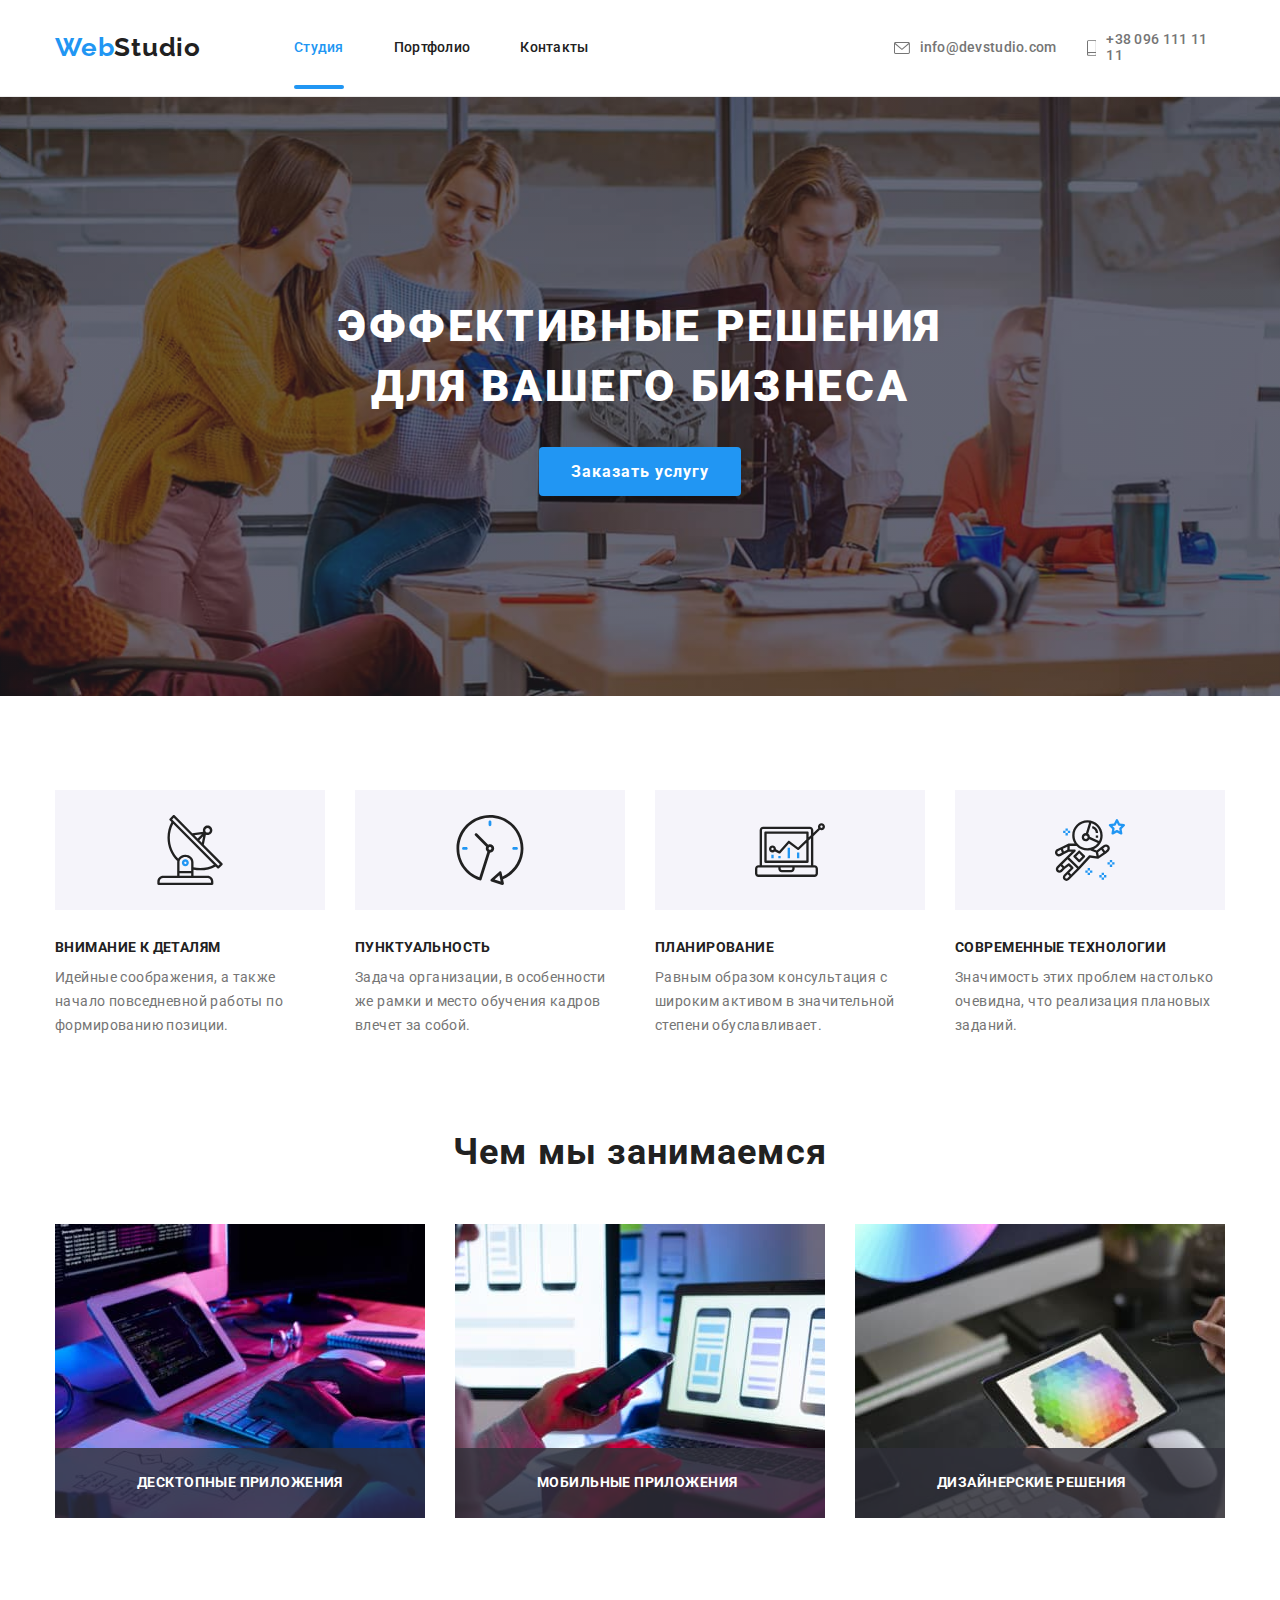
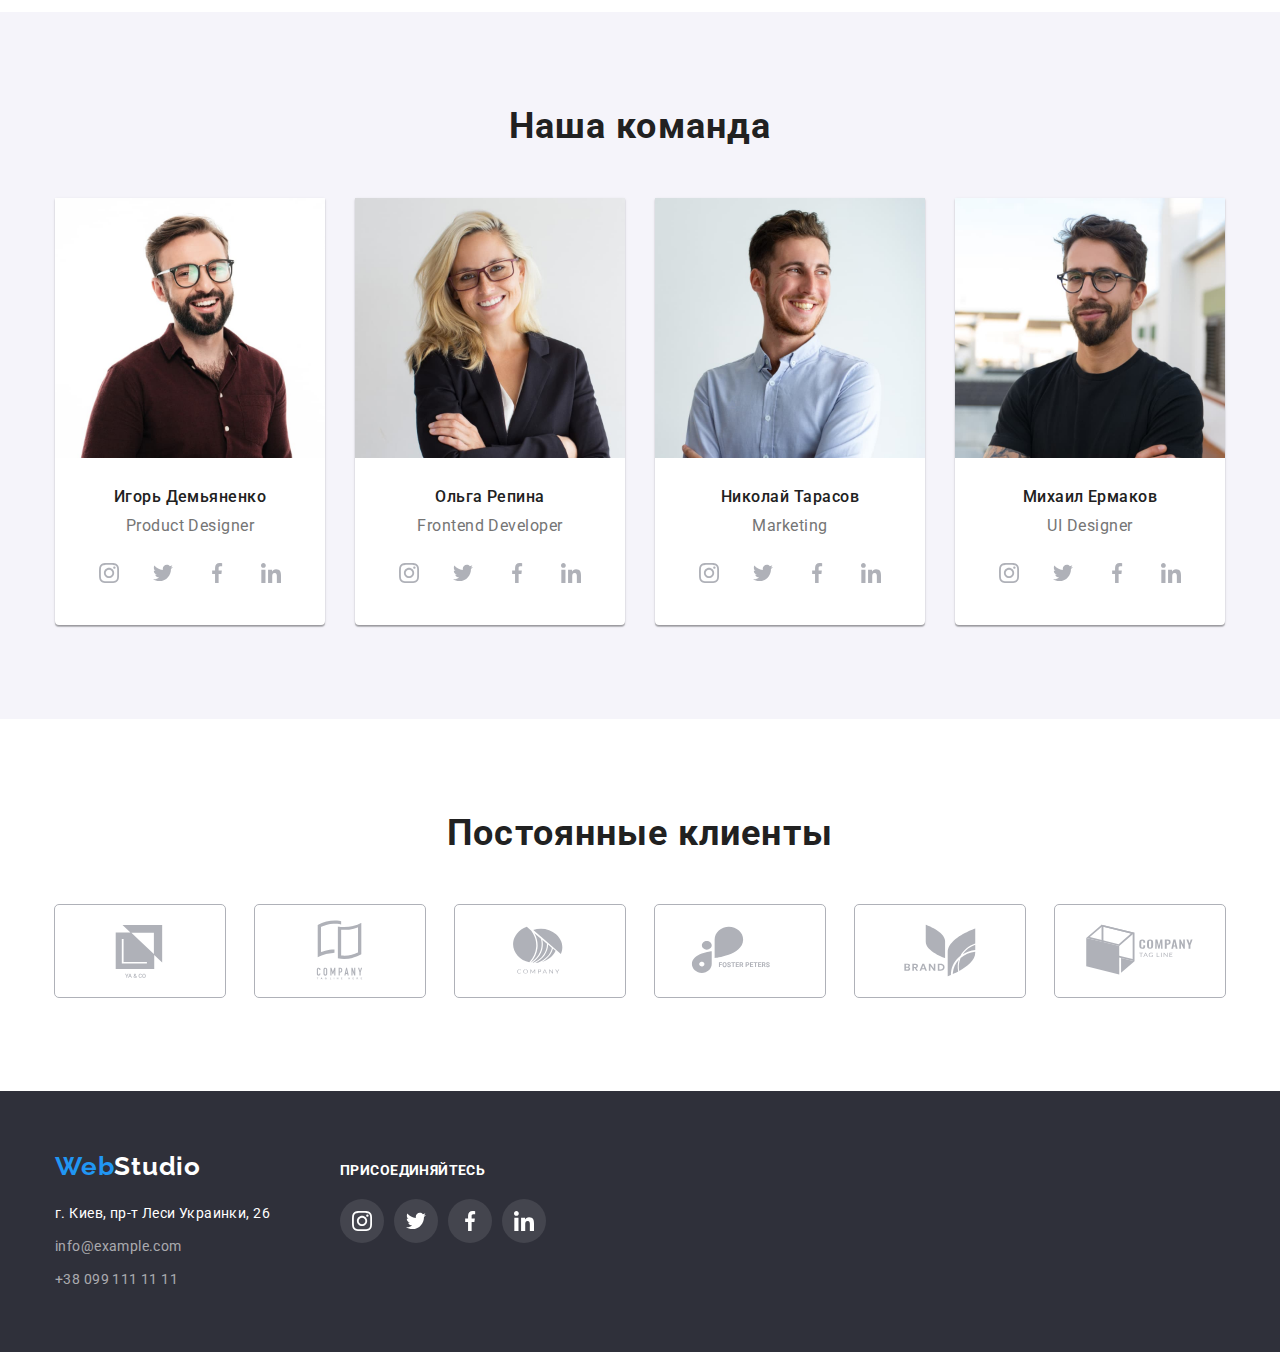
<file: index.html>
<!DOCTYPE html>
<html lang="ru">
<head>
    <meta charset="UTF-8">
    <meta http-equiv="X-UA-Compatible" content="IE=edge">
    <meta name="viewport" content="width=device-width, initial-scale=1.0">

    <link rel="preconnect" href="https://fonts.googleapis.com">
    <link rel="preconnect" href="https://fonts.gstatic.com" crossorigin>
    <link href="https://fonts.googleapis.com/css2?family=Raleway:wght@700&family=Roboto:wght@400;500;700;900&display=swap"
    rel="stylesheet">
    <link rel="stylesheet" href="https://cdnjs.cloudflare.com/ajax/libs/modern-normalize/1.1.0/modern-normalize.min.css">
    <link rel="stylesheet" href="./css/styles.css" />
    <title>Студия</title>
</head>
<body>
    <header>
        <div class="container navigation">
            <!-- Главная навигация -->
            <nav class="main-nav">
            <!-- Лого -->
                <a href="/" class="logo-header">Web<span class="logo-black">Studio</span></a>
                <!-- Навигация на другие страницы -->
                <ul class="site-nav list">
                    <li class="item"><a href="./index.html" class="link current">Студия</a></li>
                    <li class="item"><a href="./portfolio.html" class="link">Портфолио</a></li>
                    <li class="item"><a href="./contacts" class="link">Контакты</a></li>
                </ul>
            </nav>
            <ul class="contact list">
                    <!-- Ссылка на адрес электронной почты  -->
                <li class="item">
                    <a class="link" href="mailto:info@devstudio.com">
                            <svg class="mail-icon">
                                <use href="./images/icons-defs.svg#icon-envelope">
                                </use>
                            </svg>
                        info@devstudio.com
                    </a>
                </li>
                    <!-- Ссылка на телефонный номер -->
                <li class="item">
                    <a class="link" href="tel:+380961111111">
                        <svg class="phone-icon">
                            <use href="./images/icons-defs.svg#icon-phone">
                            </use>
                        </svg>
                        +38 096 111 11 11
                    </a>
                </li>
            </ul>
        </div>
    </header>
        <main>
            <!-- Кнопка в шапке -->
            <section class="hero">
                <div class="container">
                    <h1 class="hero-heading">Эффективные решения <br> для вашего бизнеса</h1>
                    <button class="hero-button" type="button" data-modal-open><span class="button-center">Заказать услугу</span></button>
                </div>
            </section>
            <!-- Особенности -->
            <section class="features section">
                <div class="container">
                <h2 class="title hide">Особенности</h2>
                <ul class="list">
                    <li class="feature-card icon-antenna">
                        <div class="thumb">
                            <svg class="feature-icon">
                                <use href="./images/icons-defs.svg#icon-antenna"></use>
                            </svg>
                        </div>
                        <h3 class="feature-title">Внимание к деталям</h3>
                        <p class="text">Идейные соображения, а также начало повседневной работы по формированию позиции.</p>
                    </li>
                    <li class="feature-card icon-clock">
                        <div class="thumb">
                            <svg class="feature-icon">
                                <use href="./images/icons-defs.svg#icon-clock"></use>
                            </svg>
                        </div>
                        <h3 class="feature-title">Пунктуальность</h3>
                        <p class="text">Задача организации, в особенности же рамки и место обучения кадров влечет за собой.</p>
                    </li>
                    <li class="feature-card icon-diagram">
                        <div class="thumb">
                            <svg class="feature-icon">
                                <use href="./images/icons-defs.svg#icon-diagram"></use>
                            </svg>
                        </div>
                        <h3 class="feature-title">Планирование</h3>
                        <p class="text">Равным образом консультация с широким активом в значительной степени обуславливает.</p>
                    </li>
                    <li class="feature-card icon-astronaut">
                        <div class="thumb">
                            <svg class="feature-icon">
                                <use href="./images/icons-defs.svg#icon-astronaut"></use>
                            </svg>
                        </div>
                        <h3 class="feature-title">Современные технологии</h3>
                        <p class="text">Значимость этих проблем настолько очевидна, что реализация плановых заданий.</p>
                    </li>
                </ul>
                </div>
            </section>
            <!-- Чем мы занимаемся -->
            <section class="work section">
                <div class="container">
                    <h2 class="title">Чем мы занимаемся</h2>
                    <ul class="list">
                        <li class="work-item">
                            <div class="work-thumb">
                                <h3 class="work-title">Десктопные приложения</h3>
                                <img class="img-no-gap" src="images/img1.jpg" alt="Server code" width="370" />
                            </div>
                        </li>
                        <li class="work-item">
                            <div class="work-thumb">
                                <p class="work-title">Мобильные приложения</p>
                                <img class="img-no-gap" src="images/img2.jpg" alt="Mobile App" width="370" />
                            </div>
                        </li>
                        <li class="work-item">
                            <div class="work-thumb">
                                <p class="work-title">Дизайнерские решения</p>
                                <img class="img-no-gap" src="images/img3.jpg" alt="Design" width="370" />
                            </div>
                        </li>
                    </ul>
                </div>
            </section>
            <!-- Наша команда -->
            <section class="team section">
                <div class="container">
                <h2 class="title">Наша команда</h2>
                <ul class="list">
                    <li class="item-card">
                        <img class="img-no-gap" src="images/imgpd.jpg" alt="Product Designer" width="270" />
                        <div class="bottom-card">
                            <h3 class="member-title product-designer">Игорь Демьяненко</h3>
                            <p class="text">Product Designer</p>
                            <ul class="socials list">
                                <li class="social">
                                    <a href="" class="link icon-instgram">
                                        <svg class="social-icon">
                                            <use href="./images/icons-defs.svg#icon-instagram-2">
                                            </use>
                                        </svg>
                                    </a>
                                </li>
                                <li class="social">
                                    <a href="" class="link icon-twitter">
                                        <svg class="social-icon">
                                            <use href="./images/icons-defs.svg#icon-twitter-1">
                                            </use>
                                        </svg>
                                    </a>
                                </li>
                                <li class="social">
                                    <a href="" class="link icon-facebook">
                                        <svg class="social-icon">
                                            <use href="./images/icons-defs.svg#icon-facebook-1">
                                            </use>
                                        </svg>
                                    </a>
                                </li>
                                <li class="social">
                                    <a href="" class="link icon-linkedin">
                                        <svg class="social-icon">
                                            <use href="./images/icons-defs.svg#icon-linkedin-1">
                                            </use>
                                        </svg>
                                    </a>
                                </li>
                            </ul>
                        </div>
                    </li>
                    <li class="item-card">
                        <img class="img-no-gap" src="images/imgfd.jpg" alt="Frontend Developer" width="270" />
                        <div class="bottom-card">
                            <h3 class="member-title frontend-developer">Ольга Репина</h3>
                            <p class="text">Frontend Developer</p>
                            <ul class="socials list">
                                <li class="social">
                                    <a href="" class="link icon-instgram">
                                        <svg class="social-icon">
                                            <use href="./images/icons-defs.svg#icon-instagram-2">
                                            </use>
                                        </svg>
                                    </a>
                                </li>
                                <li class="social">
                                    <a href="" class="link icon-twitter">
                                        <svg class="social-icon">
                                            <use href="./images/icons-defs.svg#icon-twitter-1">
                                            </use>
                                        </svg>
                                    </a>
                                </li>
                                <li class="social">
                                    <a href="" class="link icon-facebook">
                                        <svg class="social-icon">
                                            <use href="./images/icons-defs.svg#icon-facebook-1">
                                            </use>
                                        </svg>
                                    </a>
                                </li>
                                <li class="social">
                                    <a href="" class="link icon-linkedin">
                                        <svg class="social-icon">
                                            <use href="./images/icons-defs.svg#icon-linkedin-1">
                                            </use>
                                        </svg>
                                    </a>
                                </li>
                            </ul>
                        </div>
                    </li>
                    <li class="item-card">
                        <img class="img-no-gap" src="images/imgmark.jpg" alt="Marketing" width="270" />
                        <div class="bottom-card">
                            <h3 class="member-title marketing">Николай Тарасов</h3>
                            <p class="text">Marketing</p>
                            <ul class="socials list">
                                <li class="social">
                                    <a href="" class="link icon-instgram">
                                        <svg class="social-icon">
                                            <use href="./images/icons-defs.svg#icon-instagram-2">
                                            </use>
                                        </svg>
                                    </a>
                                </li>
                                <li class="social">
                                    <a href="" class="link icon-twitter">
                                        <svg class="social-icon">
                                            <use href="./images/icons-defs.svg#icon-twitter-1">
                                            </use>
                                        </svg>
                                    </a>
                                </li>
                                <li class="social">
                                    <a href="" class="link icon-facebook">
                                        <svg class="social-icon">
                                            <use href="./images/icons-defs.svg#icon-facebook-1">
                                            </use>
                                        </svg>
                                    </a>
                                </li>
                                <li class="social">
                                    <a href="" class="link icon-linkedin">
                                        <svg class="social-icon">
                                            <use href="./images/icons-defs.svg#icon-linkedin-1">
                                            </use>
                                        </svg>
                                    </a>
                                </li>
                            </ul>
                        </div>
                    </li>
                    <li class="item-card">
                        <img class="img-no-gap" src="images/imguid.jpg" alt="UI Designer" width="270" />
                        <div class="bottom-card">
                            <h3 class="member-title designer">Михаил Ермаков</h3>
                            <p class="text">UI Designer</p>
                            <ul class="socials list">
                                <li class="social">
                                    <a href="" class="link icon-instgram">
                                        <svg class="social-icon">
                                            <use href="./images/icons-defs.svg#icon-instagram-2">
                                            </use>
                                        </svg>
                                    </a>
                                </li>
                                <li class="social">
                                    <a href="" class="link icon-twitter">
                                        <svg class="social-icon">
                                            <use href="./images/icons-defs.svg#icon-twitter-1">
                                            </use>
                                        </svg>
                                    </a>
                                </li>
                                <li class="social">
                                    <a href="" class="link icon-facebook">
                                        <svg class="social-icon">
                                            <use href="./images/icons-defs.svg#icon-facebook-1">
                                            </use>
                                        </svg>
                                    </a>
                                </li>
                                <li class="social">
                                    <a href="" class="link icon-linkedin">
                                        <svg class="social-icon">
                                            <use href="./images/icons-defs.svg#icon-linkedin-1">
                                            </use>
                                        </svg>
                                    </a>
                                </li>
                            </ul>
                        </div>
                    </li>
                </ul>
                </div>
            </section>
            <section class="clients section">
                <div class="container">
                <h2 class="title">Постоянные клиенты</h2>
                    <ul class="list">
                        <li class="client">
                            <a href="" class="link">
                                <div class="thumb">
                                    <svg class="client-icon">
                                        <use href="./images/icons-defs.svg#icon-yaco">
                                        </use>
                                    </svg>
                                </div>
                            </a>
                        </li>
                        <li class="client">
                            <a href="" class="link">
                                <svg class="client-icon">
                                    <use href="./images/icons-defs.svg#icon-tagline">
                                    </use>
                                </svg>
                            </a>
                        </li>
                        <li class="client">
                            <a href="" class="link">
                                <svg class="client-icon">
                                    <use href="./images/icons-defs.svg#icon-company">
                                    </use>
                                </svg>
                            </a>
                        </li>
                        <li class="client">
                            <a href="" class="link">
                                <svg class="client-icon">
                                    <use href="./images/icons-defs.svg#icon-foster">
                                    </use>
                                </svg>
                            </a>
                        </li>
                        <li class="client">
                            <a href="" class="link">
                                <svg class="client-icon">
                                    <use href="./images/icons-defs.svg#icon-brand">
                                    </use>
                                </svg>
                            </a>
                        </li>
                        <li class="client">
                            <a href="" class="link">
                                <svg class="client-icon">
                                    <use href="./images/icons-defs.svg#icon-compbox">
                                    </use>
                                </svg>
                            </a>
                        </li>
                    </ul>
                </div>
            </section>
        </main>
        <footer class="footer">
            <div class="container">
                <div class="wraper">
                    <!-- Лого -->
                    <a href="/" class="logo-footer">Web<span class="logo-white">Studio</span></a>
                    <address>
                        <ul class="address list">
                            <!-- Ссылка на на карту с указанным адресом -->
                            <li class="item"><a class="map" href="https://goo.gl/maps/9BJSukgXdeU1Tu847" target="_blank" rel="noopener">г. Киев, пр-т Леси Украинки, 26</a></li>
                            <!-- Ссылка на адрес электронной почты  -->
                            <li class="item"><a class="link" href="mailto:info@example.com">info@example.com</a></li>
                            <!-- Ссылка на телефонный номер -->
                            <li class="item"><a class="link" href="tel:+380991111111">+38 099 111 11 11</a></li>
                        </ul>
                    </address>
                </div>
                    <div class="join">
                        <p class="join-heading">присоединяйтесь</p>
                        <ul class="socials list">
                            <li class="social">
                                <a href="" class="link icon-instgram">
                                    <svg class="social-icon">
                                        <use href="./images/icons-defs.svg#icon-instagram-2">
                                        </use>
                                    </svg>
                                </a>
                            </li>
                            <li class="social">
                                <a href="" class="link icon-twitter">
                                    <svg class="social-icon">
                                        <use href="./images/icons-defs.svg#icon-twitter-1">
                                        </use>
                                    </svg>
                                </a>
                            </li>
                            <li class="social">
                                <a href="" class="link icon-facebook">
                                    <svg class="social-icon">
                                        <use href="./images/icons-defs.svg#icon-facebook-1">
                                        </use>
                                    </svg>
                                </a>
                            </li>
                            <li class="social">
                                <a href="" class="link icon-linkedin">
                                    <svg class="social-icon">
                                        <use href="./images/icons-defs.svg#icon-linkedin-1">
                                        </use>
                                    </svg>
                                </a>
                            </li>
                        </ul>
                    </div>
            </div>
        </footer>

        <!-- Backdrop -->
        <div class="backdrop is-hidden" data-modal>
            <div class="modal">
                <button type="button" class="close-modal" data-modal-close>
                    <svg class="modal-icon">
                        <use href="./images/icons-defs.svg#icon-close-modal"></use>
                    </svg>
                </button>
            </div>
        </div>
        <!-- Modal script -->
        <script src="./js/modal.js"></script>
</body>
</html>
</file>
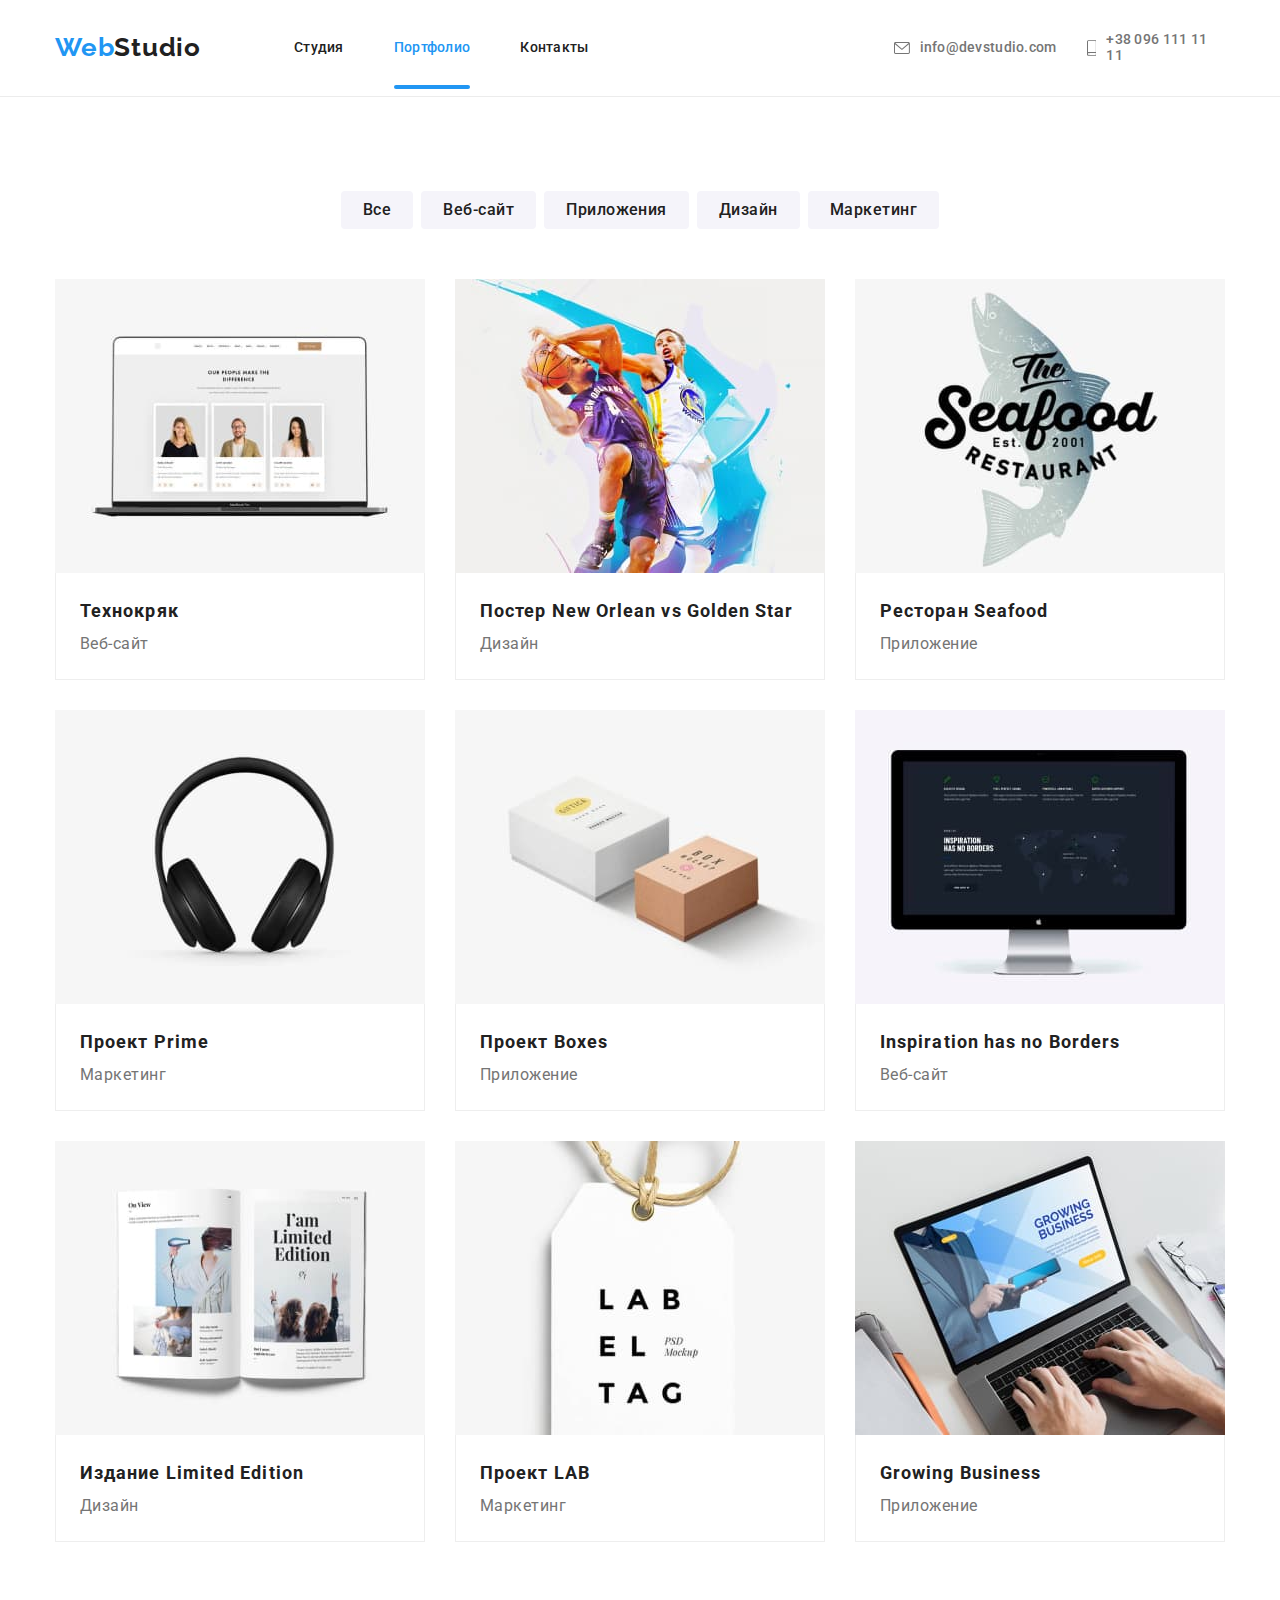
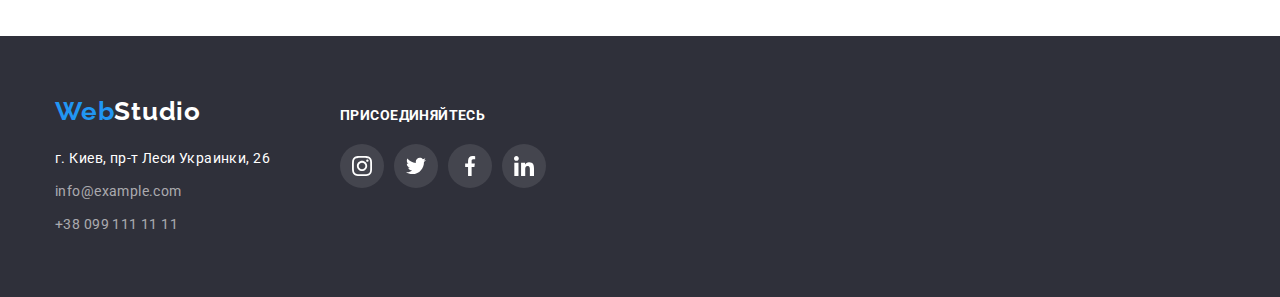
<file: portfolio.html>
<!DOCTYPE html>
<html lang="ru">

<head>
    <meta charset="UTF-8">
    <meta http-equiv="X-UA-Compatible" content="IE=edge">
    <meta name="viewport" content="width=device-width, initial-scale=1.0">

    <link rel="preconnect" href="https://fonts.googleapis.com">
    <link rel="preconnect" href="https://fonts.gstatic.com" crossorigin>
    <link href="https://fonts.googleapis.com/css2?family=Raleway:wght@700&family=Roboto:wght@400;500;700;900&display=swap"
    rel="stylesheet">
    <link rel="stylesheet" href="https://cdnjs.cloudflare.com/ajax/libs/modern-normalize/1.1.0/modern-normalize.min.css">
    <link rel="stylesheet" href="./css/styles.css" />
    <title>Портфолио</title>
</head>

<body>
    <header>
        <div class="container navigation">
            <!-- Главная навигация -->
            <nav class="main-nav">
                <!-- Лого -->
                <a href="/" class="logo-header">Web<span class="logo-black">Studio</span></a>
                <!-- Навигация на другие страницы -->
                <ul class="site-nav list">
                    <li class="item"><a href="./index.html" class="link">Студия</a></li>
                    <li class="item"><a href="./portfolio.html" class="link current">Портфолио</a></li>
                    <li class="item"><a href="./contacts" class="link">Контакты</a></li>
                </ul>
            </nav>
            <ul class="contact list">
                <!-- Ссылка на адрес электронной почты  -->
                <li class="item">
                    <a class="link" href="mailto:info@devstudio.com">
                        <svg class="mail-icon">
                            <use href="./images/icons-defs.svg#icon-envelope">
                            </use>
                        </svg>
                        info@devstudio.com
                    </a>
                </li>
                <!-- Ссылка на телефонный номер -->
                <li class="item">
                    <a class="link" href="tel:+380961111111">
                        <svg class="phone-icon">
                            <use href="./images/icons-defs.svg#icon-phone">
                            </use>
                        </svg>
                        +38 096 111 11 11
                    </a>
                </li>
            </ul>
        </div>
    </header>   
    <main>
        <section>
        <div class="container section">
        <h1 class="portfolio-title hide">Портфолио</h1>
            <ul class="buttons list">
                <li class="item"><button class="button all" type="button">Все</button></li>
                <li class="item"><button class="button site" type="button">Веб-сайт</button></li>
                <li class="item"><button class="button app" type="button">Приложения</button></li>
                <li class="item"><button class="button design" type="button">Дизайн</button></li>
                <li class="item"><button class="button marketing" type="button">Маркетинг</button></li>
            </ul>    
            
            <ul class="project-cards list">
                <li class="project-item">
                    <a href="">
                        <div class="project-thumb">
                            <p class="project-text">Ресурс предлагает комплексные предложения с разным уровнем функционала и сервисов. Все это позволит посетителю получить исчерпывающие сведения о компании или частном лице.</p>
                            <img class="img-no-gap" src="./images/imgtechkrya.jpg" alt="Технокряк" width="370" />
                        </div>
                        <div class="btm-border">
                            <h2 class="title">Технокряк</h2>
                            <p>Веб-сайт</p>
                        </div>
                    </a>
                </li>
                <li class="project-item">
                    <a href="">
                        <div class="project-thumb">
                            <p class="project-text">Lorem ipsum, dolor sit amet consectetur adipisicing elit. Repudiandae nostrum consequuntur impedit magni suscipit, modi odio quibusdam praesentium odit nihil unde iure!</p>
                            <img class="img-no-gap" src="./images/imgbb.jpg" alt="Постер New Orlean vs Golden Star" width="370" />
                        </div>
                        <div class="btm-border">
                            <h2 class="title">Постер New Orlean vs Golden Star</h2>
                            <p>Дизайн</p>
                        </div>
                    </a>
                </li>
                <li class="project-item">
                    <a href="">
                        <div class="project-thumb">
                            <p class="project-text">Lorem ipsum, dolor sit amet consectetur adipisicing elit. Repudiandae nostrum consequuntur impedit magni
                                suscipit, modi odio quibusdam praesentium odit nihil unde iure!</p>
                            <img class="img-no-gap" src="./images/imgseafood.jpg" alt="" width="370" />
                        </div>
                        <div class="btm-border">
                            <h2 class="title">Ресторан Seafood</h2>
                            <p>Приложение</p>
                        </div>
                    </a>
                </li>
                <li class="project-item">
                    <a href="">
                        <div class="project-thumb">
                            <p class="project-text">Lorem ipsum, dolor sit amet consectetur adipisicing elit. Repudiandae nostrum consequuntur impedit magni
                                suscipit, modi odio quibusdam praesentium odit nihil unde iure!</p>
                            <img class="img-no-gap" src="./images/imgprime.jpg" alt="Проект Prime" width="370" />
                        </div>    
                        <div class="btm-border">
                            <h2 class="title">Проект Prime</h2>
                            <p>Маркетинг</p>
                        </div>
                    </a>
                </li>
                <li class="project-item">
                    <a href="">
                        <div class="project-thumb">
                            <p class="project-text">Lorem ipsum, dolor sit amet consectetur adipisicing elit. Repudiandae nostrum consequuntur impedit magni
                                suscipit, modi odio quibusdam praesentium odit nihil unde iure!</p>
                            <img class="img-no-gap" src="./images/imgboxes.jpg" alt="Проект Boxes" width="370" />
                        </div>
                        <div class="btm-border">
                            <h2 class="title">Проект Boxes</h2>
                            <p>Приложение</p>
                        </div>
                    </a>
                </li>
                <li class="project-item">
                    <a href="">
                        <div class="project-thumb">
                            <p class="project-text">Lorem ipsum, dolor sit amet consectetur adipisicing elit. Repudiandae nostrum consequuntur impedit magni
                                suscipit, modi odio quibusdam praesentium odit nihil unde iure!</p>
                            <img class="img-no-gap" src="./images/imginsp.jpg" alt="Inspiration has no Borders" width="370" />
                        </div>
                        <div class="btm-border">
                            <h2 class="title">Inspiration has no Borders</h2>
                            <p>Веб-сайт</p>
                        </div>
                    </a>
                </li>
                <li class="project-item">
                    <a href="">
                        <div class="project-thumb">
                            <p class="project-text">Lorem ipsum, dolor sit amet consectetur adipisicing elit. Repudiandae nostrum consequuntur impedit magni
                                suscipit, modi odio quibusdam praesentium odit nihil unde iure!</p>
                            <img class="img-no-gap" src="./images/imglimedi.jpg" alt="Издание Limited Edition" width="370" />
                        </div>
                        <div class="btm-border">
                            <h2 class="title">Издание Limited Edition</h2>
                            <p>Дизайн</p>
                        </div>
                    </a>
                </li>
                <li class="project-item">
                    <a href="">
                        <div class="project-thumb">
                            <p class="project-text">Lorem ipsum, dolor sit amet consectetur adipisicing elit. Repudiandae nostrum consequuntur impedit magni
                                suscipit, modi odio quibusdam praesentium odit nihil unde iure!</p>
                            <img class="img-no-gap" src="./images/imglab.jpg" alt="Проект LAB" width="370" />
                        </div>
                        <div class="btm-border">
                            <h2 class="title">Проект LAB</h2>
                            <p>Маркетинг</p>
                        </div>
                    </a>
                </li>
                <li class="project-item">
                    <a href="">
                        <div class="project-thumb">
                            <p class="project-text">Lorem ipsum, dolor sit amet consectetur adipisicing elit. Repudiandae nostrum consequuntur impedit magni
                                suscipit, modi odio quibusdam praesentium odit nihil unde iure!</p>
                            <img class="img-no-gap" src="./images/imggrowbus.jpg" alt="Growing Business" width="370" />
                        </div>    
                        <div class="btm-border">
                            <h2 class="title">Growing Business</h2>
                            <p>Приложение</p>
                        </div>
                    </a>
                </li>
            </ul>
        </div>
        </section>
    </main>
        <footer class="footer">
            <div class="container">
                <div class="wraper">
                    <!-- Лого -->
                    <a href="/" class="logo-footer">Web<span class="logo-white">Studio</span></a>
                    <address>
                        <ul class="address list">
                            <!-- Ссылка на на карту с указанным адресом -->
                            <li class="item"><a class="map" href="https://goo.gl/maps/9BJSukgXdeU1Tu847" target="_blank"
                                    rel="noopener">г. Киев, пр-т Леси Украинки, 26</a></li>
                            <!-- Ссылка на адрес электронной почты  -->
                            <li class="item"><a class="link" href="mailto:info@example.com">info@example.com</a></li>
                            <!-- Ссылка на телефонный номер -->
                            <li class="item"><a class="link" href="tel:+380991111111">+38 099 111 11 11</a></li>
                        </ul>
                    </address>
                </div>
                <div class="join">
                    <p class="join-heading">присоединяйтесь</p>
                        <ul class="socials list">
                            <li class="social">
                                <a href="" class="link icon-instgram">
                                    <svg class="social-icon">
                                        <use href="./images/icons-defs.svg#icon-instagram-2">
                                        </use>
                                    </svg>
                                </a>
                            </li>
                            <li class="social">
                                <a href="" class="link icon-twitter">
                                    <svg class="social-icon">
                                        <use href="./images/icons-defs.svg#icon-twitter-1">
                                        </use>
                                    </svg>
                                </a>
                            </li>
                            <li class="social">
                                <a href="" class="link icon-facebook">
                                    <svg class="social-icon">
                                        <use href="./images/icons-defs.svg#icon-facebook-1">
                                        </use>
                                    </svg>
                                </a>
                            </li>
                            <li class="social">
                                <a href="" class="link icon-linkedin">
                                    <svg class="social-icon">
                                        <use href="./images/icons-defs.svg#icon-linkedin-1">
                                        </use>
                                    </svg>
                                </a>
                            </li>
                        </ul>
                </div>
            </div>
        </footer>
</body>
</file>
<file: css/styles.css>
*,
*::before,
*::after {
  box-sizing: border-box;
}

:root {
  --primary-text-color: #757575;
  --secondary-text-color: #212121;
  --white-color: #ffffff;
  --accent-color: #2196f3;
  --main-background-color: #ffffff;
  --secondary-background-color: #f5f4fa;
  --footer-color: #2f303a;
  --icon-primary-color: #afb1b8;
  --overlay-background: rgba(0, 0, 0, 0.2);
}

header {
  border-bottom: 1px solid #ececec;
  background: var(--white-color);
}

body {
  background-color: var(--main-background-color);
  color: var(--primary-text-color);

  font-family: Roboto, sans-serif;
  font-size: 14px;
  letter-spacing: 0.03em;
}

footer {
  background: var(--footer-color);
}

address {
  font-style: normal;

  line-height: 1.71;
  margin-top: 20px;
}

.wraper {
}

ul {
  padding-inline-start: 0px;
  margin-block-start: 1em;
  margin-block-end: 1em;
}

h1,
h2,
h3,
h4,
h5,
h6,
p {
  margin-block-start: 0;
  margin-block-end: 0;
}

.img-no-gap {
  display: block;
}

.vector {
  display: block;
}

.container {
  width: 1200px;
  padding: 0 15px;
  margin: 0 auto;
}

.footer .container {
  display: flex;
  align-items: baseline;
  padding-top: 60px;
  padding-bottom: 60px;
}

.section {
  padding-top: 94px;
  padding-bottom: 94px;
}

.container .section {
  padding-top: 0px;
  padding-bottom: 94px;
}

.hide {
  position: absolute;
  width: 1px;
  height: 1px;
  margin: -1px;
  border: 0;
  padding: 0;
  white-space: nowrap;
  clip-path: inset(100%);
  clip: rect(0 0 0 0);
  overflow: hidden;
}

/* Logo */

.logo-header {
  font-family: "Raleway";
  font-weight: 700;
  font-size: 26px;
  line-height: 1.19;

  letter-spacing: 0.03em;

  color: var(--accent-color);

  text-decoration: none;
}

.logo-black {
  font-family: "Raleway";

  font-weight: 700;
  font-size: 26px;
  line-height: 1.19;
  color: var(--secondary-text-color);

  letter-spacing: 0.03em;

  text-decoration: none;
}

.logo-white {
  font-family: "Raleway";
  font-weight: 700;
  font-size: 26px;
  line-height: 1.19;

  color: var(--white-color);
  text-decoration: none;
}

.logo-footer {
  font-family: "Raleway";
  font-weight: 700;
  font-size: 26px;
  line-height: 1.19;

  letter-spacing: 0.03em;

  color: var(--accent-color);
  text-decoration: none;
}

/* List */

.list {
  list-style: none;
  padding: 0;
  margin: 0;
}

/* Site nav */

.main-nav {
  display: flex;
  align-items: center;
}

.site-nav {
  display: flex;
  margin-left: 93px;
  padding-top: 32px;
  padding-bottom: 32px;

  font-weight: 500;
  font-size: 14px;
  line-height: 1.14;
  letter-spacing: 0.02em;
}

.navigation {
  display: flex;
}

.site-nav .item {
  position: relative;
}

.site-nav .item + .item {
  margin-left: 50px;
}

.contact {
  display: flex;
  align-items: center;
  margin-left: 305px;

  font-weight: 500;
  font-size: 14px;
  line-height: 1.14;
  letter-spacing: 0.02em;
}

.contact .item + .item {
  margin-left: 30px;
}

.site-nav .link {
  padding: 32px 0;
  text-decoration: none;
  color: var(--secondary-text-color);

  transition-property: color;
  transition-duration: 250ms;
  transition-timing-function: cubic-bezier(0.4, 0, 0.2, 1);
}
.site-nav .link:hover,
.site-nav .link:focus {
  color: var(--accent-color);
}
.site-nav .link.current {
  color: var(--accent-color);
}

.link.current::after {
  display: block;
  position: absolute;

  content: "";
  width: 100%;
  height: 4px;
  background-color: var(--accent-color);
  border-radius: 2px;

  bottom: -33px;
}

a .link.current {
  position: relative;
}

.contact .link {
  align-items: center;
  display: flex;
  padding: 32px 0;
  text-decoration: none;
  color: var(--primary-text-color);

  transition-property: color;
  transition-duration: 250ms;
  transition-timing-function: cubic-bezier(0.4, 0, 0.2, 1);
}
.contact .link:hover,
.contact .link:focus {
  color: var(--accent-color);
}

.contact .link:hover .mail-icon {
  fill: var(--accent-color);
}
.contact .link:focus .mail-icon {
  fill: var(--accent-color);
}

.contact .link:hover .phone-icon {
  fill: var(--accent-color);
}
.contact .link:focus .phone-icon {
  fill: var(--accent-color);
}
/* Hero */

.hero {
  background-color: var(--footer-color);

  text-align: center;

  max-width: 1600px;
  margin-left: auto;
  margin-right: auto;

  background-image: linear-gradient(
      to right,
      rgba(47, 48, 58, 0.4),
      rgba(47, 48, 58, 0.4)
    ),
    url(../images/hero_background.jpg);
  background-repeat: no-repeat;
  background-position: center;
  background-size: cover;

  padding-top: 200px;
  padding-bottom: 200px;
}

.hero-heading {
  display: block;

  font-weight: 900;
  font-size: 44px;
  line-height: 1.36;
  text-align: center;
  letter-spacing: 0.06em;
  text-transform: uppercase;

  color: var(--white-color);
}

.hero-button {
  background-color: var(--accent-color);
  color: var(--white-color);
  cursor: pointer;

  box-shadow: 0px 4px 4px rgba(0, 0, 0, 0.15);
  border-radius: 4px;
  border: none;

  letter-spacing: 0.06em;

  padding: 10px 32px;
  margin-top: 30px;
}

.button-center {
  /* Заказать услугу */

  font-weight: 700;
  font-size: 16px;
  line-height: 1.87;

  letter-spacing: 0.06em;
}

/* Features */

.features .list {
  display: flex;
  flex-wrap: wrap;
}

.feature-card {
  width: 270px;
  margin-right: 30px;
}

.feature-card:nth-child(4n) {
  margin-right: 0px;
}

.features .title {
  color: var(--secondary-text-color);

  font-size: 36px;
  line-height: 1.16;

  letter-spacing: 0.03em;
}

.feature-title {
  font-weight: 700;
  font-size: 14px;
  line-height: 1.14;
  letter-spacing: 0.03em;
  text-transform: uppercase;

  color: var(--secondary-text-color);

  margin-bottom: 10px;
}

.features .text {
  font-weight: 400;
  font-size: 14px;
  line-height: 1.71;

  letter-spacing: 0.03em;
}

/* Work */

.work {
  padding-top: 0px;
}

.thumb {
  background: var(--secondary-background-color);
  display: flex;
  align-items: center;
  justify-content: center;
  height: 120px;
  margin-bottom: 30px;
}

.feature-icon {
  width: 70px;
  height: 70px;
  color: var(--white-color);
  fill: var(--icon-primary-color);
}

.project-item {
  width: 370px;

  margin-top: 30px;
  margin-right: 30px;
}
.project-item:nth-child(3n) {
  margin-right: 0px;
}

.project-cards {
  margin-top: -30px;
  margin-right: -30px;
  display: flex;
  flex-wrap: wrap;
}

/* ДЗ 5 ниже */

.work-thumb {
  position: relative;
}

.work-thumb::before {
  display: inline-block;
  position: absolute;
  bottom: 0;
  left: 0;
  content: "";
  width: 100%;
  height: 70px;
  background-color: rgba(47, 48, 58, 0.8);
}

.work-title {
  position: absolute;

  font-weight: 700;
  font-size: 14px;
  line-height: 1.14;
  letter-spacing: 0.03em;
  text-transform: uppercase;

  padding: 27px 82px;
  bottom: 0;
  left: 0;

  width: 100%;

  color: var(--white-color);
}

.project-thumb {
  overflow: hidden;
  position: relative;
}

.project-thumb::before {
  display: inline-block;
  position: absolute;

  content: "";
  width: 100%;
  height: 100%;
  background-color: rgba(33, 150, 243, 0.9);

  transform: translateY(100%);
  transition: transform 250ms cubic-bezier(0.4, 0, 0.2, 1);
}

.project-thumb .project-text {
  width: 100%;
  padding: 63px 24px;

  position: absolute;
  top: 50%;
  left: 50%;
  transform: translate(-50%, 30%);
  transition: transform 250ms cubic-bezier(0.4, 0, 0.2, 1);

  color: var(--white-color);

  font-size: 18px;
  line-height: 1.55;

  opacity: 0;

}

.project-cards a:hover .project-text {
  transform: translate(-50%, -50%);
  opacity: 1;
}

.project-cards a:hover .project-thumb::before {
  transform: translateY(0);
  opacity: 1;
}

.project-cards a:focus .project-text {
  transform: translate(-50%, -50%);
  opacity: 1;
}

.project-cards a:focus .project-thumb::before {
  transform: translateY(0);
  opacity: 1;
}

/* ДЗ 5 конец */

.btm-border {
  border-bottom: 1px solid #eeeeee;
  border-left: 1px solid #eeeeee;
  border-right: 1px solid #eeeeee;

  padding: 20px 24px;
}

.work-item {
  display: flex;
  flex-wrap: wrap;
  width: 370px;
  margin-right: 30px;
}

.work .title {
  font-size: 36px;
  line-height: 1.16;
  letter-spacing: 0.03em;
  text-align: center;

  color: var(--secondary-text-color);
}

.work .list {
  display: flex;
  flex-wrap: wrap;
  margin-top: 50px;
}

.list.item::nth-child(3n) {
  margin-right: 0px;
}

.work-item:nth-child(3n) {
  margin-right: 0px;
}

/* Team */

.team {
  background-color: var(--secondary-background-color);
}

.item-card {
  width: 270px;
  background: #ffffff;
  box-shadow: 0px 1px 3px rgb(0 0 0 / 12%), 0px 1px 1px rgb(0 0 0 / 14%),
    0px 2px 1px rgb(0 0 0 / 20%);
  border-radius: 0px 0px 4px 4px;
}

.team .title {
  font-size: 36px;
  line-height: 1.16;
  text-align: center;
  letter-spacing: 0.03em;

  color: var(--secondary-text-color);
}

.team .list {
  margin-top: 50px;
  display: flex;
}

.member-title {
  top: 1925px;

  font-weight: 500;
  font-size: 16px;
  line-height: 1.18;

  text-align: center;
  letter-spacing: 0.03em;

  color: var(--secondary-text-color);
}

.team .text {
  margin-top: 10px;
  font-size: 16px;
  line-height: 1.18;

  text-align: center;
  letter-spacing: 0.03em;
}

.list .item-card {
  margin-right: 30px;
}

.list .item-card:nth-child(4n) {
  margin-right: 0px;
}

.bottom-card {
  padding: 30px 0px;
}

/* ДЗ на проверке */

.item-card .social {
  margin-right: 10px;
}

.item-card .social:nth-child(4n) {
  margin-right: 0px;
}

.socials {
  align-items: center;
  justify-content: center;
  padding: 0;
  margin-top: 16px;
}

.socials.list {
  margin-top: 16px;
}

/* button */

/* button-icon */
.social-icon {
  padding: 12px;
  width: 44px;
  height: 44px;
  color: var(--white-color);
  fill: var(--icon-primary-color);

  transition-property: fill;
  transition-duration: 250ms;
  transition-timing-function: cubic-bezier(0.4, 0, 0.2, 1);
}

.social .link {
  border-radius: 50%;
  background: rgba(255, 255, 255, 0.1);
  display: flex;

  transition-property: background-color;
  transition-duration: 250ms;
  transition-timing-function: cubic-bezier(0.4, 0, 0.2, 1);
}

.social .link:hover,
.social .link:focus {
  background: var(--accent-color);
}

.social .link:hover .social-icon {
  fill: var(--white-color);
}
.social .link:focus .social-icon {
  fill: var(--white-color);
}

.mail-icon {
  margin-right: 10px;
  width: 16px;
  height: 12px;
  color: var(--white-color);
  fill: var(--primary-text-color);

  transition-property: fill;
  transition-duration: 250ms;
  transition-timing-function: cubic-bezier(0.4, 0, 0.2, 1);
}

.phone-icon {
  margin-right: 10px;
  width: 10px;
  height: 16px;
  color: var(--white-color);
  fill: var(--primary-text-color);

  transition-property: fill;
  transition-duration: 250ms;
  transition-timing-function: cubic-bezier(0.4, 0, 0.2, 1);
}

/* Эта часть на проверке */

/* Button */

.buttons {
  margin-bottom: 50px;

  display: flex;
  justify-content: center;
}

.buttons .item + .item {
  margin-left: 8px;
}

.button {
  cursor: pointer;
  background-color: var(--secondary-background-color);
  color: var(--secondary-text-color);
  border-radius: 4px;

  text-align: center;

  font-family: "Roboto";
  font-weight: 500;
  font-size: 16px;
  line-height: 1.62;
  letter-spacing: 0.03em;
  border: none;

  padding: 6px 22px;

  transition-property: background-color, color , box-shadow: 0px 0px 0px rgb(0 0 0 / 0%), 0px 0px 0px rgb(0 0 0 / 0%),
    0px 0px 0px rgb(0 0 0 / 0%);
  transition-duration: 250ms;
  transition-timing-function: cubic-bezier(0.4, 0, 0.2, 1);
}

.button:hover {
  background-color: var(--accent-color);
  color: var(--secondary-background-color);
}
.button:focus {
  background-color: var(--accent-color);
  color: var(--secondary-background-color);
}

.button.marketing:hover,
.button.marketing:focus,
.button.design:hover,
.button.design:focus,
.button.app:hover,
.button.app:focus,
.button.site:hover,
.button.site:focus,
.button.all:hover,
.button.all:focus {
  box-shadow: 0px 3px 1px rgba(0, 0, 0, 0.1), 0px 1px 2px rgba(0, 0, 0, 0.08),
    0px 2px 2px rgba(0, 0, 0, 0.12);
}

.filters .button {
  font-family: "Roboto";

  font-weight: 500;
  font-size: 16px;
  line-height: 1.62;

  text-align: center;
  letter-spacing: 0.03em;
  border: none;
}

/* Projects */

.title {
  font-family: "Roboto";
  font-style: normal;
  font-weight: 700;
  font-size: 18px;
  line-height: 2;

  letter-spacing: 0.06em;

  color: var(--secondary-text-color);
}

.features .title,
.projects-title,
.filters .title {
  visibility: hidden;
}

p {
  line-height: 30px;
  font-size: 16px;
  letter-spacing: 0.03em;
}

/* Clients */

.clients .title {
  font-size: 36px;
  line-height: 1.16;
  text-align: center;
  letter-spacing: 0.03em;

  color: var(--secondary-text-color);
}

.clients .list {
  margin-top: 50px;
  display: flex;
}

.clients li {
  position: relative;
  width: 170px;
  height: 92px;
  margin-right: 30px;
}

.clients li:nth-child(6n) {
  margin-right: 0px;
}

.client .thumb {
  background-color: var(--white-color);
  
  position: absolute;
  height: 100%;
  width: 100%;
  margin-bottom: 0px;
}

.clients svg {
  /* padding: 16px 32px; */
  width: 100%;
  height: 100%;

  outline: 1px solid var(--icon-primary-color);
  border-radius: 4px;
}

.client-icon {
  padding: 12px;
  /* width: 44px;
  height: 44px; */
  color: var(--accent-color);
  fill: var(--icon-primary-color);
  outline-color: var(--icon-primary-color);

  transition-property: fill, outline-color;
  transition-duration: 250ms;
  transition-timing-function: cubic-bezier(0.4, 0, 0.2, 1);
}

.client .link:hover .client-icon {
  fill: var(--accent-color);
  outline-color: var(--accent-color);
}
.client .link:focus .client-icon {
  fill: var(--accent-color);
  outline-color: var(--accent-color);
}

/* Footer */

.address .item + .item {
  margin-top: 9px;
}

/* Links */
.map {
  color: var(--white-color);
  text-decoration: none;

  transition-property: color;
  transition-duration: 250ms;
  transition-timing-function: cubic-bezier(0.4, 0, 0.2, 1);
}
.address .map:hover,
.address .map:focus {
  color: var(--accent-color);
}

.address .link {
  text-decoration: none;
  color: rgba(255, 255, 255, 0.6);

  transition-property: color;
  transition-duration: 250ms;
  transition-timing-function: cubic-bezier(0.4, 0, 0.2, 1);
}
.address .link:hover,
.address .link:focus {
  color: var(--accent-color);
}

.join {
  margin-left: 70px;
}

.join .list {
  display: flex;
}

.join-heading {
  font-weight: 700;
  font-size: 14px;
  line-height: 1.14;
  text-transform: uppercase;
  color: var(--white-color);
}

.join .socials {
  margin-top: 20px;
}

.join .social {
  margin-right: 10px;
}

.join .social:nth-child(4n) {
  margin-right: 0px;
}

.project-cards a {
  display: block;
  text-decoration: none;
  color: var(--primary-text-color);
box-shadow: 0px 0px 0px rgb(0 0 0 / 0%), 0px 0px 0px rgb(0 0 0 / 0%),
    0px 0px 0px rgb(0 0 0 / 0%);

  transition-property: box-shadow;
  transition-duration: 250ms;
  transition-timing-function: cubic-bezier(0.4, 0, 0.2, 1);
}

.project-cards a:hover {
  box-shadow: 0px 1px 1px rgba(0, 0, 0, 0.12), 0px 4px 4px rgba(0, 0, 0, 0.06),
    1px 4px 6px rgba(0, 0, 0, 0.16);
}
.project-cards a:focus {
  box-shadow: 0px 1px 1px rgba(0, 0, 0, 0.12), 0px 4px 4px rgba(0, 0, 0, 0.06),
    1px 4px 6px rgba(0, 0, 0, 0.16);
}

footer .social-icon {
  fill: var(--white-color);
}

/* Icons sprite */

.icon {
  display: inline-block;
  width: 1em;
  height: 1em;
  stroke-width: 0;
  stroke: currentColor;
  fill: currentColor;
}

/* backdrop & modal-window */

.backdrop {
  position: fixed;
  top: 0;
  left: 0;
  width: 100%;
  height: 100%;
  background-color: var(--overlay-background);

  opacity: 1;
  transition: opacity 250ms cubic-bezier(0.4, 0, 0.2, 1);
}

.backdrop.is-hidden {
  opacity: 0;
  pointer-events: none;
  visibility: hidden;
}

.backdrop.is-hidden .modal {
  transform: translate(-50%, -50%) scale(0.5);
  transition: transform 250ms cubic-bezier(0.4, 0, 0.2, 1);
}

.modal {
  position: absolute;
  top: 50%;
  left: 50%;
  transform: translate(-50%, -50%) scale(1);

  height: 581px;
  width: 528px;
  background-color: var(--white-color);
  box-shadow: 0px 1px 3px rgba(0, 0, 0, 0.12), 0px 1px 1px rgba(0, 0, 0, 0.14),
    0px 2px 1px rgba(0, 0, 0, 0.2);
  border-radius: 4px;

  transition: transform 250ms cubic-bezier(0.4, 0, 0.2, 1);
}

.close-modal {
  position: absolute;
  top: 8px;
  right: 8px;

  width: 30px;
  height: 30px;
  cursor: pointer;
  border-radius: 50%;
  border: 1px solid rgba(0, 0, 0, 0.1);
  background-color: var(--white-color);
}

.modal-icon {
  position: absolute;
  width: 18px;
  height: 18px;
  top: 15px;
  right: -4px;
  transform: translate(-50%, -50%);
}
</file>
